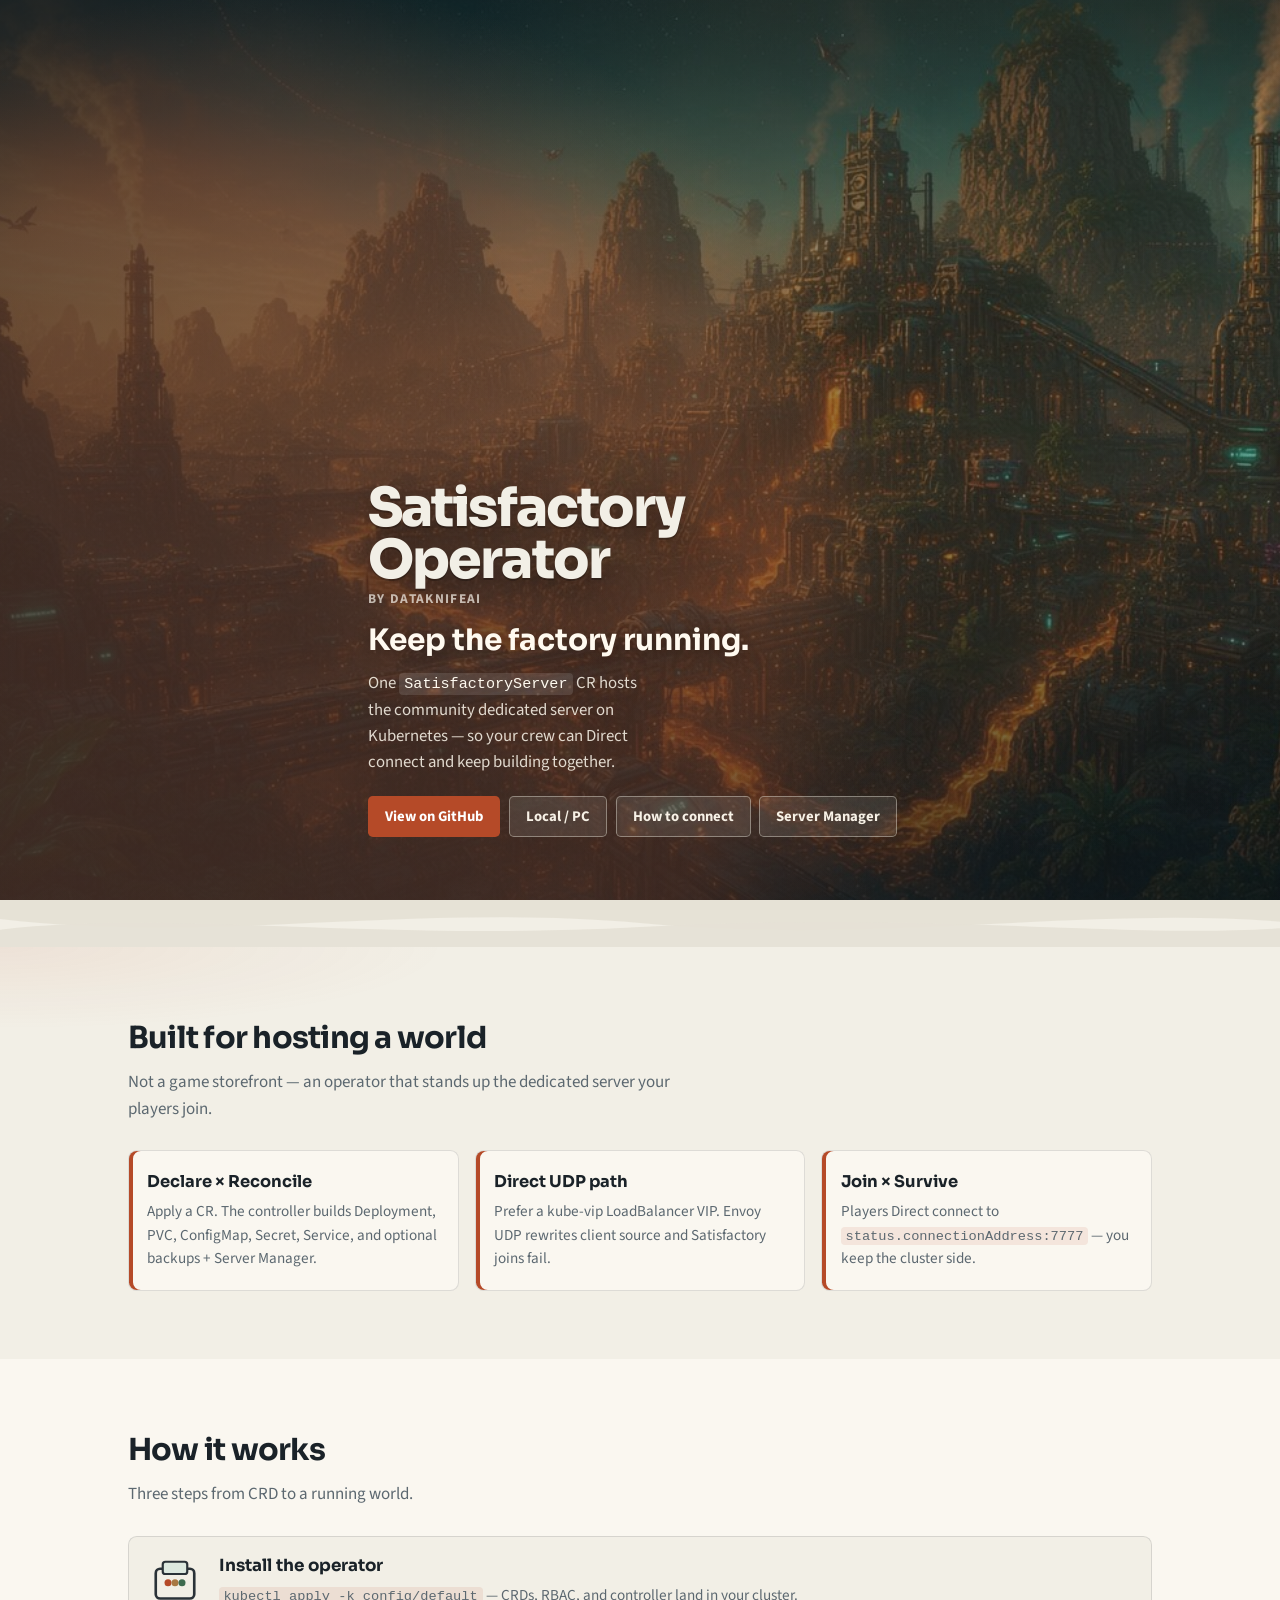
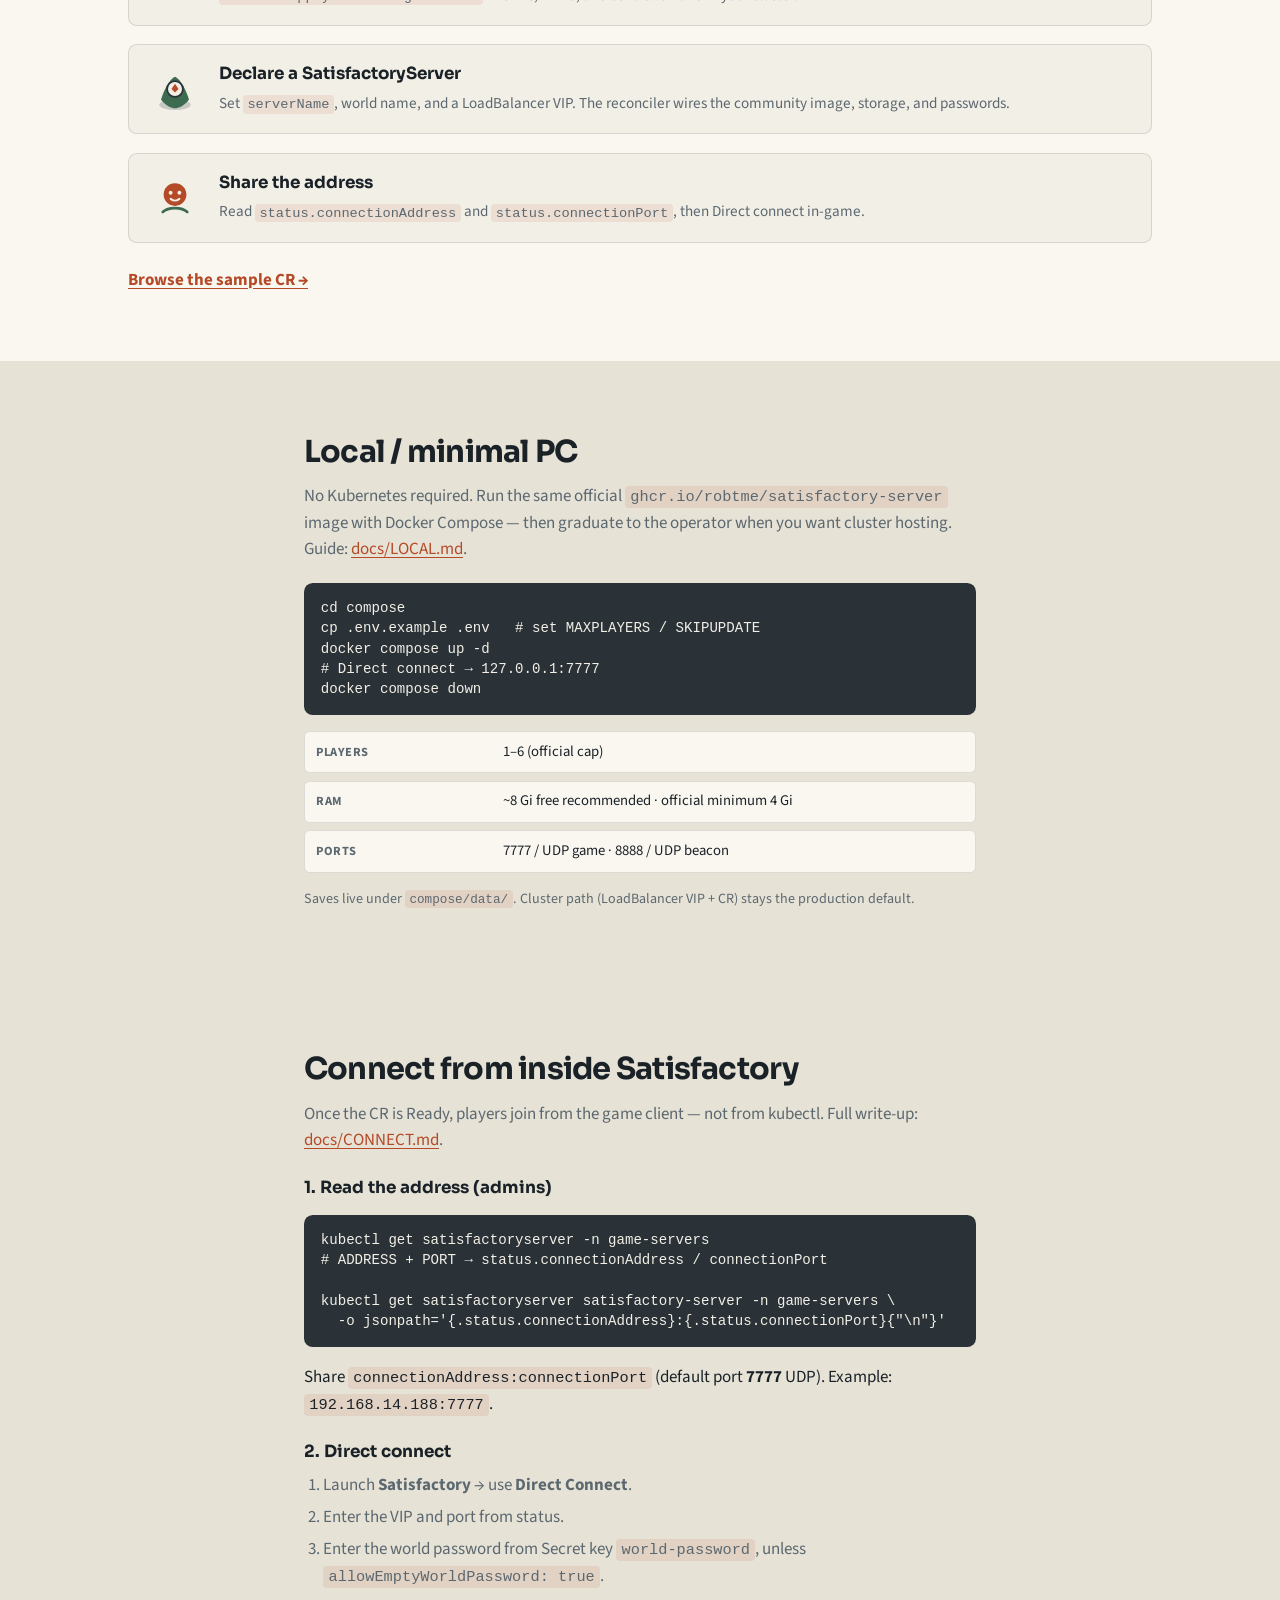
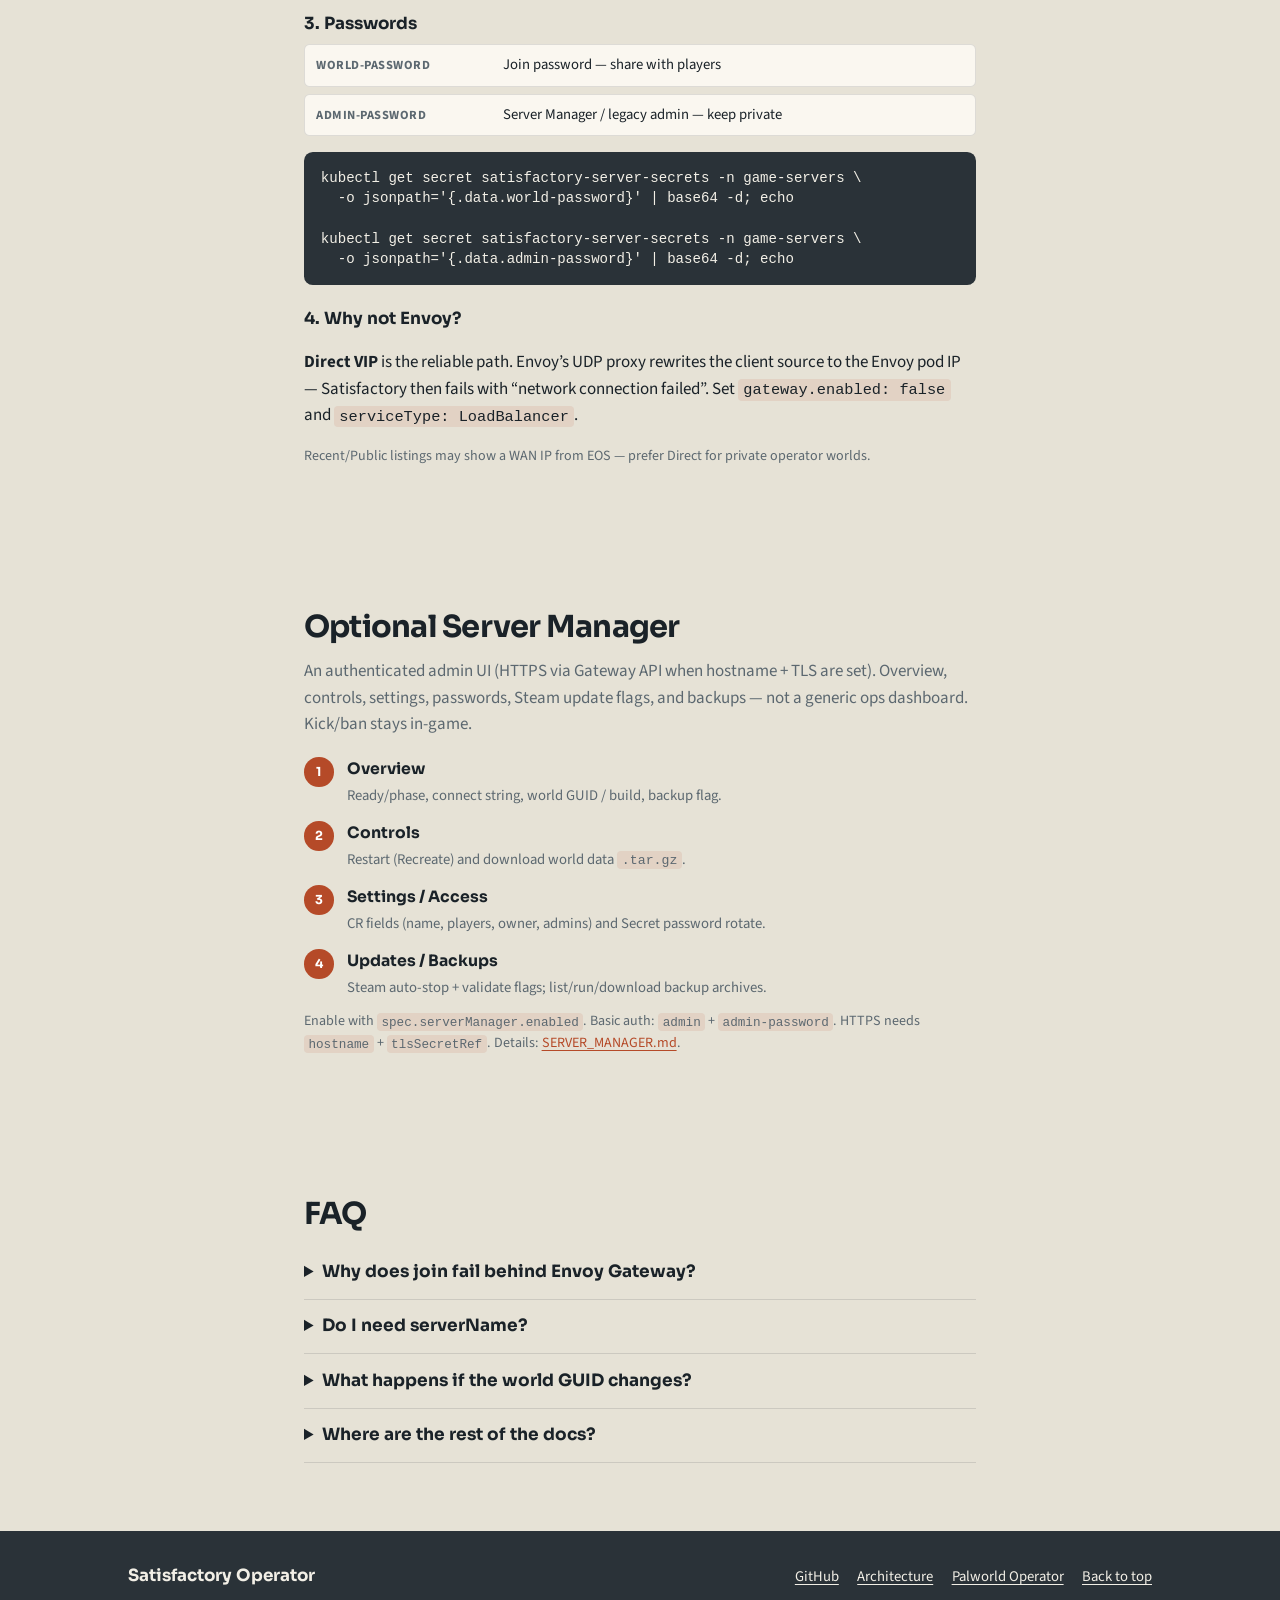
<file: docs/index.html>
<!DOCTYPE html>
<html lang="en">
<head>
  <meta charset="utf-8" />
  <meta name="viewport" content="width=device-width, initial-scale=1" />
  <title>Satisfactory Operator — DataKnifeAI</title>
  <meta name="description" content="Host a Satisfactory dedicated server on Kubernetes. Declare a SatisfactoryServer CR and give players a Direct connect address." />
  <meta property="og:title" content="Satisfactory Operator — DataKnifeAI" />
  <meta property="og:description" content="Kubernetes operator for Satisfactory dedicated servers — Factory worlds on a VIP." />
  <meta property="og:type" content="website" />
  <meta property="og:image" content="assets/hero-satisfactory-operator.jpg" />
  <link rel="preconnect" href="https://fonts.googleapis.com" />
  <link rel="preconnect" href="https://fonts.gstatic.com" crossorigin />
  <link href="https://fonts.googleapis.com/css2?family=Sora:wght@500;600;700;800&family=Source+Sans+3:wght@400;500;600;700&display=swap" rel="stylesheet" />
  <link rel="stylesheet" href="assets/landing.css" />
</head>
<body>
  <a class="skip" href="#main">Skip to content</a>

  <header class="hero" id="top">
    <div class="hero__media" aria-hidden="true">
      <img
        class="hero__photo"
        src="assets/hero-satisfactory-operator.jpg"
        alt=""
        width="1280"
        height="720"
        decoding="async"
        fetchpriority="high"
      />
      <div class="hero__veil"></div>
      <div class="hero__ember"></div>
    </div>

    <div class="hero__content">
      <p class="brand">
        <span class="brand__name">Satisfactory Operator</span>
        <span class="brand__by">by DataKnifeAI</span>
      </p>
      <h1 class="hero__title">Keep the factory running.</h1>
      <p class="hero__lede">
        One <code>SatisfactoryServer</code> CR hosts the community dedicated server on Kubernetes —
        so your crew can Direct connect and keep building together.
      </p>
      <div class="cta">
        <a class="btn btn--primary" href="https://github.com/DataKnifeAI/satisfactory-operator">View on GitHub</a>
        <a class="btn btn--ghost" href="#local">Local / PC</a>
        <a class="btn btn--ghost" href="#connect">How to connect</a>
        <a class="btn btn--ghost" href="#manager">Server Manager</a>
      </div>
    </div>
  </header>

  <div class="wave" aria-hidden="true">
    <svg viewBox="0 0 1440 72" preserveAspectRatio="none" xmlns="http://www.w3.org/2000/svg">
      <path d="M0 30 C240 68 460 6 720 36 C980 70 1220 10 1440 34 L1440 72 L0 72 Z" fill="#f2efe6" />
      <path d="M0 46 C200 16 420 64 720 42 C1040 18 1260 60 1440 44 L1440 72 L0 72 Z" fill="#e6e2d6" opacity="0.95" />
    </svg>
  </div>

  <main id="main">
    <section class="section section--promise" aria-labelledby="promise-heading">
      <div class="wrap">
        <div class="section__intro">
          <h2 id="promise-heading">Built for hosting a world</h2>
          <p class="section__lede">
            Not a game storefront — an operator that stands up the dedicated server your players join.
          </p>
        </div>

        <ul class="pillars">
          <li class="pillars__item">
            <h3>Declare × Reconcile</h3>
            <p>Apply a CR. The controller builds Deployment, PVC, ConfigMap, Secret, Service, and optional backups + Server Manager.</p>
          </li>
          <li class="pillars__item">
            <h3>Direct UDP path</h3>
            <p>Prefer a kube-vip LoadBalancer VIP. Envoy UDP rewrites client source and Satisfactory joins fail.</p>
          </li>
          <li class="pillars__item">
            <h3>Join × Survive</h3>
            <p>Players Direct connect to <code>status.connectionAddress:7777</code> — you keep the cluster side.</p>
          </li>
        </ul>
      </div>
    </section>

    <section class="section section--how" aria-labelledby="how-heading">
      <div class="wrap">
        <div class="section__intro">
          <h2 id="how-heading">How it works</h2>
          <p class="section__lede">Three steps from CRD to a running world.</p>
        </div>

        <ol class="steps">
          <li class="steps__item">
            <div class="steps__icon" aria-hidden="true">
              <svg viewBox="0 0 64 64" xmlns="http://www.w3.org/2000/svg">
                <rect x="10" y="18" width="44" height="34" rx="5" fill="#f2efe6" stroke="#2a3238" stroke-width="3" />
                <rect x="18" y="10" width="28" height="14" rx="3" fill="#dce8df" stroke="#2a3238" stroke-width="2.5" />
                <circle cx="24" cy="34" r="4" fill="#b54a28" />
                <circle cx="32" cy="34" r="4" fill="#a87842" />
                <circle cx="40" cy="34" r="4" fill="#3d6b4f" />
              </svg>
            </div>
            <div>
              <h3>Install the operator</h3>
              <p><code>kubectl apply -k config/default</code> — CRDs, RBAC, and controller land in your cluster.</p>
            </div>
          </li>
          <li class="steps__item">
            <div class="steps__icon" aria-hidden="true">
              <svg viewBox="0 0 64 64" xmlns="http://www.w3.org/2000/svg">
                <ellipse cx="32" cy="50" rx="18" ry="6" fill="#2a3238" opacity="0.2" />
                <path d="M16 44 C22 26 28 20 32 18 C36 20 42 26 48 44 C42 52 36 54 32 54 C28 54 22 52 16 44 Z" fill="#3d6b4f" />
                <circle cx="32" cy="32" r="9" fill="#f2efe6" stroke="#2a3238" stroke-width="2" />
                <path d="M28 32 L32 26 L36 32 L32 36 Z" fill="#b54a28" />
              </svg>
            </div>
            <div>
              <h3>Declare a SatisfactoryServer</h3>
              <p>Set <code>serverName</code>, world name, and a LoadBalancer VIP. The reconciler wires the community image, storage, and passwords.</p>
            </div>
          </li>
          <li class="steps__item">
            <div class="steps__icon" aria-hidden="true">
              <svg viewBox="0 0 64 64" xmlns="http://www.w3.org/2000/svg">
                <circle cx="32" cy="28" r="13" fill="#b54a28" />
                <circle cx="27" cy="26" r="2.2" fill="#f2efe6" />
                <circle cx="37" cy="26" r="2.2" fill="#f2efe6" />
                <path d="M27 33 Q32 37 37 33" fill="none" stroke="#f2efe6" stroke-width="2.2" stroke-linecap="round" />
                <path d="M18 48 C24 42 40 42 46 48" fill="none" stroke="#3d6b4f" stroke-width="3" stroke-linecap="round" />
              </svg>
            </div>
            <div>
              <h3>Share the address</h3>
              <p>Read <code>status.connectionAddress</code> and <code>status.connectionPort</code>, then Direct connect in-game.</p>
            </div>
          </li>
        </ol>

        <p class="section__cta">
          <a href="https://github.com/DataKnifeAI/satisfactory-operator/blob/main/config/samples/prd-apps-test.yaml">Browse the sample CR →</a>
        </p>
      </div>
    </section>

    <section class="section section--local" id="local" aria-labelledby="local-heading">
      <div class="wrap wrap--readable">
        <h2 id="local-heading">Local / minimal PC</h2>
        <p class="section__lede section__lede--wide">
          No Kubernetes required. Run the same official
          <code>ghcr.io/robtme/satisfactory-server</code> image with Docker Compose —
          then graduate to the operator when you want cluster hosting. Guide:
          <a href="https://github.com/DataKnifeAI/satisfactory-operator/blob/main/docs/LOCAL.md">docs/LOCAL.md</a>.
        </p>

        <pre class="codeblock"><code>cd compose
cp .env.example .env   # set MAXPLAYERS / SKIPUPDATE
docker compose up -d
# Direct connect → 127.0.0.1:7777
docker compose down</code></pre>

        <ul class="ports">
          <li><span class="ports__label">Players</span> <span class="ports__value">1–6 (official cap)</span></li>
          <li><span class="ports__label">RAM</span> <span class="ports__value">~8&nbsp;Gi free recommended · official minimum 4&nbsp;Gi</span></li>
          <li><span class="ports__label">Ports</span> <span class="ports__value">7777 / UDP game · 8888 / UDP beacon</span></li>
        </ul>
        <p class="fineprint">
          Saves live under <code>compose/data/</code>. Cluster path (LoadBalancer VIP + CR) stays the production default.
        </p>
      </div>
    </section>

    <section class="section section--connect" id="connect" aria-labelledby="connect-heading">
      <div class="wrap wrap--readable">
        <h2 id="connect-heading">Connect from inside Satisfactory</h2>
        <p class="section__lede section__lede--wide">
          Once the CR is Ready, players join from the game client — not from kubectl.
          Full write-up:
          <a href="https://github.com/DataKnifeAI/satisfactory-operator/blob/main/docs/CONNECT.md">docs/CONNECT.md</a>.
        </p>

        <h3 class="subhead">1. Read the address (admins)</h3>
        <pre class="codeblock"><code>kubectl get satisfactoryserver -n game-servers
# ADDRESS + PORT → status.connectionAddress / connectionPort

kubectl get satisfactoryserver satisfactory-server -n game-servers \
  -o jsonpath='{.status.connectionAddress}:{.status.connectionPort}{"\n"}'</code></pre>
        <p>
          Share <code>connectionAddress:connectionPort</code> (default port <strong>7777</strong> UDP).
          Example: <code>192.168.14.188:7777</code>.
        </p>

        <h3 class="subhead">2. Direct connect</h3>
        <ol class="guide">
          <li>Launch <strong>Satisfactory</strong> → use <strong>Direct Connect</strong>.</li>
          <li>Enter the VIP and port from status.</li>
          <li>
            Enter the world password from Secret key <code>world-password</code>, unless
            <code>allowEmptyWorldPassword: true</code>.
          </li>
        </ol>

        <h3 class="subhead">3. Passwords</h3>
        <ul class="ports">
          <li>
            <span class="ports__label">world-password</span>
            <span class="ports__value">Join password — share with players</span>
          </li>
          <li>
            <span class="ports__label">admin-password</span>
            <span class="ports__value">Server Manager / legacy admin — keep private</span>
          </li>
        </ul>
        <pre class="codeblock"><code>kubectl get secret satisfactory-server-secrets -n game-servers \
  -o jsonpath='{.data.world-password}' | base64 -d; echo

kubectl get secret satisfactory-server-secrets -n game-servers \
  -o jsonpath='{.data.admin-password}' | base64 -d; echo</code></pre>

        <h3 class="subhead">4. Why not Envoy?</h3>
        <p>
          <strong>Direct VIP</strong> is the reliable path. Envoy’s UDP proxy rewrites the client
          source to the Envoy pod IP — Satisfactory then fails with “network connection failed”.
          Set <code>gateway.enabled: false</code> and <code>serviceType: LoadBalancer</code>.
        </p>
        <p class="fineprint">
          Recent/Public listings may show a WAN IP from EOS — prefer Direct for private operator worlds.
        </p>
      </div>
    </section>

    <section class="section section--manager" id="manager" aria-labelledby="manager-heading">
      <div class="wrap wrap--readable">
        <h2 id="manager-heading">Optional Server Manager</h2>
        <p class="section__lede section__lede--wide">
          An authenticated admin UI (HTTPS via Gateway API when hostname + TLS are set).
          Overview, controls, settings, passwords, Steam update flags, and backups —
          not a generic ops dashboard. Kick/ban stays in-game.
        </p>
        <ol class="journey">
          <li>
            <span class="journey__step">1</span>
            <div>
              <h3>Overview</h3>
              <p>Ready/phase, connect string, world GUID / build, backup flag.</p>
            </div>
          </li>
          <li>
            <span class="journey__step">2</span>
            <div>
              <h3>Controls</h3>
              <p>Restart (Recreate) and download world data <code>.tar.gz</code>.</p>
            </div>
          </li>
          <li>
            <span class="journey__step">3</span>
            <div>
              <h3>Settings / Access</h3>
              <p>CR fields (name, players, owner, admins) and Secret password rotate.</p>
            </div>
          </li>
          <li>
            <span class="journey__step">4</span>
            <div>
              <h3>Updates / Backups</h3>
              <p>Steam auto-stop + validate flags; list/run/download backup archives.</p>
            </div>
          </li>
        </ol>
        <p class="fineprint">
          Enable with <code>spec.serverManager.enabled</code>. Basic auth: <code>admin</code> +
          <code>admin-password</code>. HTTPS needs <code>hostname</code> + <code>tlsSecretRef</code>.
          Details:
          <a href="https://github.com/DataKnifeAI/satisfactory-operator/blob/main/docs/SERVER_MANAGER.md">SERVER_MANAGER.md</a>.
        </p>
      </div>
    </section>

    <section class="section section--faq" id="faq" aria-labelledby="faq-heading">
      <div class="wrap wrap--readable">
        <h2 id="faq-heading">FAQ</h2>
        <div class="faq">
          <details>
            <summary>Why does join fail behind Envoy Gateway?</summary>
            <p>
              Unreal sees the Envoy pod IP as the client source. Use a LoadBalancer VIP with
              <code>gateway.enabled: false</code> instead.
            </p>
          </details>
          <details>
            <summary>Do I need serverName?</summary>
            <p>
              Yes — the community image will not start without a Satisfactory Player ID
              (<code>spec.serverName</code>).
            </p>
          </details>
          <details>
            <summary>What happens if the world GUID changes?</summary>
            <p>
              The operator pins <code>status.worldSaveGuid</code> and refuses Ready on drift.
              Clear it only for an intentional wipe/rebuild.
            </p>
          </details>
          <details>
            <summary>Where are the rest of the docs?</summary>
            <p>
              Architecture, game server, backups, metrics, and FAQ live under
              <a href="https://github.com/DataKnifeAI/satisfactory-operator/tree/main/docs">docs/</a>
              on GitHub.
            </p>
          </details>
        </div>
      </div>
    </section>
  </main>

  <footer class="site-footer">
    <div class="wrap site-footer__inner">
      <div class="site-footer__brand">Satisfactory Operator</div>
      <div class="site-footer__links">
        <a href="https://github.com/DataKnifeAI/satisfactory-operator">GitHub</a>
        <a href="https://github.com/DataKnifeAI/satisfactory-operator/blob/main/docs/ARCHITECTURE.md">Architecture</a>
        <a href="https://github.com/DataKnifeAI/palworld-operator">Palworld Operator</a>
        <a href="#top">Back to top</a>
      </div>
    </div>
  </footer>
</body>
</html>
</file>
<file: docs/assets/landing.css>
/* Dragonwilds Operator landing — Ashenfall theme (distinct from Palworld teal) */

:root {
  --bone: #e6e2d6;
  --mist: #f2efe6;
  --paper: #faf7f0;
  --ash: #1a2228;
  --slate: #2a3238;
  --muted: #5c6870;
  --ember: #b54a28;
  --ember-hot: #d46238;
  --moss: #3d6b4f;
  --moss-soft: #dce8df;
  --copper: #a87842;
  --line: rgba(42, 50, 56, 0.14);

  --font-display: "Sora", "Segoe UI", sans-serif;
  --font-body: "Source Sans 3", "Segoe UI", sans-serif;

  --radius: 0.55rem;
  --space: clamp(1rem, 3vw, 2rem);
  --wrap: 64rem;
}

*,
*::before,
*::after {
  box-sizing: border-box;
}

html {
  scroll-behavior: smooth;
}

body {
  margin: 0;
  font-family: var(--font-body);
  font-size: 1.0625rem;
  line-height: 1.55;
  color: var(--ash);
  background: var(--bone);
  -webkit-font-smoothing: antialiased;
}

img,
svg {
  max-width: 100%;
  display: block;
}

a {
  color: var(--ember);
  text-decoration-thickness: 0.08em;
  text-underline-offset: 0.18em;
}

a:hover {
  color: var(--ember-hot);
}

code {
  font-family: ui-monospace, "Cascadia Code", "SF Mono", Menlo, monospace;
  font-size: 0.9em;
  background: rgba(181, 74, 40, 0.1);
  padding: 0.12em 0.35em;
  border-radius: 0.25rem;
}

.skip {
  position: absolute;
  left: -9999px;
  top: 0;
  background: var(--mist);
  color: var(--ash);
  padding: 0.5rem 1rem;
  z-index: 100;
}

.skip:focus {
  left: 0.5rem;
  top: 0.5rem;
}

.wrap {
  width: min(100% - 2 * var(--space), var(--wrap));
  margin-inline: auto;
}

.wrap--readable {
  width: min(100% - 2 * var(--space), 42rem);
}

/* ——— Hero ——— */

.hero {
  position: relative;
  min-height: 100svh;
  display: grid;
  align-items: end;
  overflow: hidden;
  color: #f7f1e6;
  background: var(--slate);
}

.hero__media {
  position: absolute;
  inset: 0;
  pointer-events: none;
}

.hero__photo {
  width: 100%;
  height: 100%;
  object-fit: cover;
  object-position: 48% 40%;
  transform: scale(1.04);
  animation: ken-drift 32s ease-in-out infinite alternate;
}

.hero__veil {
  position: absolute;
  inset: 0;
  background:
    linear-gradient(
      112deg,
      rgba(20, 28, 32, 0.82) 0%,
      rgba(20, 28, 32, 0.55) 38%,
      rgba(20, 28, 32, 0.18) 100%
    ),
    linear-gradient(
      180deg,
      rgba(20, 28, 32, 0.2) 0%,
      transparent 36%,
      rgba(20, 28, 32, 0.58) 100%
    );
}

.hero__ember {
  position: absolute;
  inset: 0;
  background-image:
    radial-gradient(circle at 22% 70%, rgba(212, 98, 56, 0.22) 0 40%, transparent 55%),
    radial-gradient(circle at 78% 30%, rgba(168, 120, 66, 0.12) 0 30%, transparent 50%);
  animation: ember-pulse 14s ease-in-out infinite alternate;
}

.hero__content {
  position: relative;
  z-index: 2;
  width: min(100% - 2 * var(--space), 34rem);
  margin: 0 auto clamp(2.25rem, 7vh, 4.5rem);
  padding: clamp(1.25rem, 3vw, 2rem) 0 0;
  animation: rise-in 0.95s cubic-bezier(0.22, 1, 0.36, 1) both;
}

.brand {
  margin: 0 0 0.85rem;
  display: flex;
  flex-direction: column;
  gap: 0.15rem;
}

.brand__name {
  font-family: var(--font-display);
  font-weight: 800;
  font-size: clamp(2.05rem, 6.2vw, 3.35rem);
  line-height: 0.98;
  letter-spacing: -0.035em;
  color: var(--mist);
  text-shadow:
    0 2px 0 rgba(0, 0, 0, 0.25),
    0 10px 28px rgba(0, 0, 0, 0.4);
}

.brand__by {
  font-size: 0.84rem;
  font-weight: 700;
  letter-spacing: 0.1em;
  text-transform: uppercase;
  color: rgba(242, 239, 230, 0.72);
}

.hero__title {
  margin: 0 0 0.75rem;
  font-family: var(--font-display);
  font-weight: 700;
  font-size: clamp(1.3rem, 3.2vw, 1.85rem);
  line-height: 1.18;
  color: #fffaf0;
  max-width: 18ch;
  text-shadow: 0 2px 16px rgba(0, 0, 0, 0.4);
}

.hero__lede {
  margin: 0 0 1.35rem;
  font-size: 1.05rem;
  color: rgba(247, 241, 230, 0.88);
  max-width: 34ch;
}

.hero__lede code {
  background: rgba(255, 255, 255, 0.12);
  color: #fffaf0;
}

.cta {
  display: flex;
  flex-wrap: wrap;
  gap: 0.55rem;
}

.btn {
  display: inline-flex;
  align-items: center;
  justify-content: center;
  padding: 0.55rem 1rem;
  border-radius: 0.3rem;
  font: 700 0.92rem var(--font-body);
  text-decoration: none;
  border: 1px solid transparent;
  transition: background 0.15s ease, border-color 0.15s ease, color 0.15s ease;
}

.btn--primary {
  background: var(--ember);
  color: #fff;
}

.btn--primary:hover {
  background: var(--ember-hot);
  color: #fff;
}

.btn--ghost {
  background: rgba(242, 239, 230, 0.1);
  border-color: rgba(242, 239, 230, 0.4);
  color: #f7f1e6;
}

.btn--ghost:hover {
  background: rgba(242, 239, 230, 0.22);
  color: #fff;
}

.wave {
  display: block;
  width: 100%;
  height: 3rem;
  margin-top: -1px;
  line-height: 0;
}

.wave svg {
  width: 100%;
  height: 100%;
}

/* ——— Sections ——— */

.section {
  padding: clamp(2.5rem, 6vw, 4.25rem) 0;
}

.section--promise {
  background:
    radial-gradient(ellipse 70% 40% at 0% 0%, rgba(181, 74, 40, 0.08), transparent 50%),
    var(--mist);
}

.section--how {
  background: var(--paper);
}

.section--local,
.section--connect,
.section--manager,
.section--faq {
  background: var(--bone);
}

.section__intro {
  margin-bottom: 1.75rem;
}

.section h2 {
  margin: 0 0 0.45rem;
  font-family: var(--font-display);
  font-size: clamp(1.45rem, 3vw, 1.9rem);
  font-weight: 700;
  letter-spacing: -0.025em;
  color: var(--ash);
}

.section__lede {
  margin: 0;
  color: var(--muted);
  max-width: 36rem;
}

.section__lede--wide {
  max-width: none;
  margin-bottom: 1.25rem;
}

.section__cta {
  margin: 1.5rem 0 0;
  font-weight: 700;
}

.subhead {
  margin: 1.35rem 0 0.45rem;
  font-family: var(--font-display);
  font-size: 1.05rem;
  font-weight: 700;
}

.pillars {
  list-style: none;
  margin: 0;
  padding: 0;
  display: grid;
  grid-template-columns: repeat(auto-fit, minmax(15rem, 1fr));
  gap: 1rem;
}

.pillars__item {
  padding: 1.1rem 1.15rem 1.2rem;
  background: var(--paper);
  border: 1px solid var(--line);
  border-radius: var(--radius);
  box-shadow: inset 4px 0 0 var(--ember);
}

.pillars__item h3 {
  margin: 0 0 0.4rem;
  font-family: var(--font-display);
  font-size: 1.02rem;
  font-weight: 700;
}

.pillars__item p {
  margin: 0;
  font-size: 0.95rem;
  color: var(--muted);
}

.steps {
  list-style: none;
  margin: 0;
  padding: 0;
  display: grid;
  gap: 1.15rem;
}

.steps__item {
  display: grid;
  grid-template-columns: auto 1fr;
  gap: 1rem;
  align-items: start;
  padding: 1rem 1.1rem;
  background: var(--mist);
  border: 1px solid var(--line);
  border-radius: var(--radius);
}

.steps__icon {
  width: 3.5rem;
  height: 3.5rem;
  flex-shrink: 0;
}

.steps__item h3 {
  margin: 0 0 0.3rem;
  font-family: var(--font-display);
  font-size: 1.05rem;
}

.steps__item p {
  margin: 0;
  color: var(--muted);
  font-size: 0.95rem;
}

.codeblock {
  margin: 0.85rem 0 1rem;
  padding: 0.95rem 1.05rem;
  overflow-x: auto;
  background: var(--slate);
  color: #f2efe6;
  border-radius: var(--radius);
  font-size: 0.88rem;
  line-height: 1.45;
}

.codeblock code {
  background: none;
  padding: 0;
  color: inherit;
  font-size: inherit;
}

.ports {
  list-style: none;
  margin: 0 0 1rem;
  padding: 0;
  display: grid;
  gap: 0.45rem;
}

.ports li {
  display: grid;
  grid-template-columns: minmax(7rem, 11rem) 1fr;
  gap: 0.65rem;
  padding: 0.55rem 0.7rem;
  background: var(--paper);
  border: 1px solid var(--line);
  border-radius: 0.35rem;
  font-size: 0.92rem;
}

.ports__label {
  font-weight: 700;
  font-size: 0.78rem;
  text-transform: uppercase;
  letter-spacing: 0.04em;
  color: var(--muted);
  align-self: center;
}

.ports__value {
  color: var(--ash);
}

.guide {
  margin: 0.4rem 0 1rem;
  padding-left: 1.2rem;
  color: var(--muted);
}

.guide li {
  margin-bottom: 0.35rem;
}

.journey {
  list-style: none;
  margin: 0;
  padding: 0;
  display: grid;
  gap: 0.85rem;
}

.journey li {
  display: grid;
  grid-template-columns: auto 1fr;
  gap: 0.85rem;
  align-items: start;
}

.journey__step {
  display: grid;
  place-items: center;
  width: 1.85rem;
  height: 1.85rem;
  border-radius: 50%;
  background: var(--ember);
  color: #fff;
  font: 700 0.78rem var(--font-display);
}

.journey h3 {
  margin: 0 0 0.2rem;
  font-family: var(--font-display);
  font-size: 0.98rem;
}

.journey p {
  margin: 0;
  font-size: 0.92rem;
  color: var(--muted);
}

.fineprint {
  margin: 0.75rem 0 0;
  font-size: 0.88rem;
  color: var(--muted);
}

.faq {
  margin: 0;
}

.faq details {
  border-bottom: 1px solid var(--line);
  padding: 0.85rem 0;
}

.faq summary {
  cursor: pointer;
  font-family: var(--font-display);
  font-weight: 700;
  color: var(--ash);
}

.faq p {
  margin: 0.55rem 0 0;
  color: var(--muted);
  font-size: 0.95rem;
}

.site-footer {
  padding: 2rem 0 2.75rem;
  background: var(--slate);
  color: rgba(242, 239, 230, 0.85);
}

.site-footer a {
  color: #f2efe6;
}

.site-footer__inner {
  display: flex;
  flex-wrap: wrap;
  gap: 0.75rem 1.5rem;
  justify-content: space-between;
  align-items: baseline;
}

.site-footer__brand {
  font-family: var(--font-display);
  font-weight: 700;
  font-size: 1.05rem;
  color: var(--mist);
}

.site-footer__links {
  display: flex;
  flex-wrap: wrap;
  gap: 0.85rem 1.15rem;
  font-size: 0.92rem;
}

@keyframes ken-drift {
  from { transform: scale(1.04) translate3d(0, 0, 0); }
  to { transform: scale(1.08) translate3d(-1.2%, 0.8%, 0); }
}

@keyframes ember-pulse {
  from { opacity: 0.7; }
  to { opacity: 1; }
}

@keyframes rise-in {
  from { opacity: 0; transform: translateY(0.85rem); }
  to { opacity: 1; transform: translateY(0); }
}

@media (max-width: 40rem) {
  .ports li {
    grid-template-columns: 1fr;
  }

  .steps__item {
    grid-template-columns: 1fr;
  }
}

@media (prefers-reduced-motion: reduce) {
  .hero__photo,
  .hero__ember,
  .hero__content {
    animation: none;
  }

  .hero__photo {
    transform: none;
  }
}
</file>
